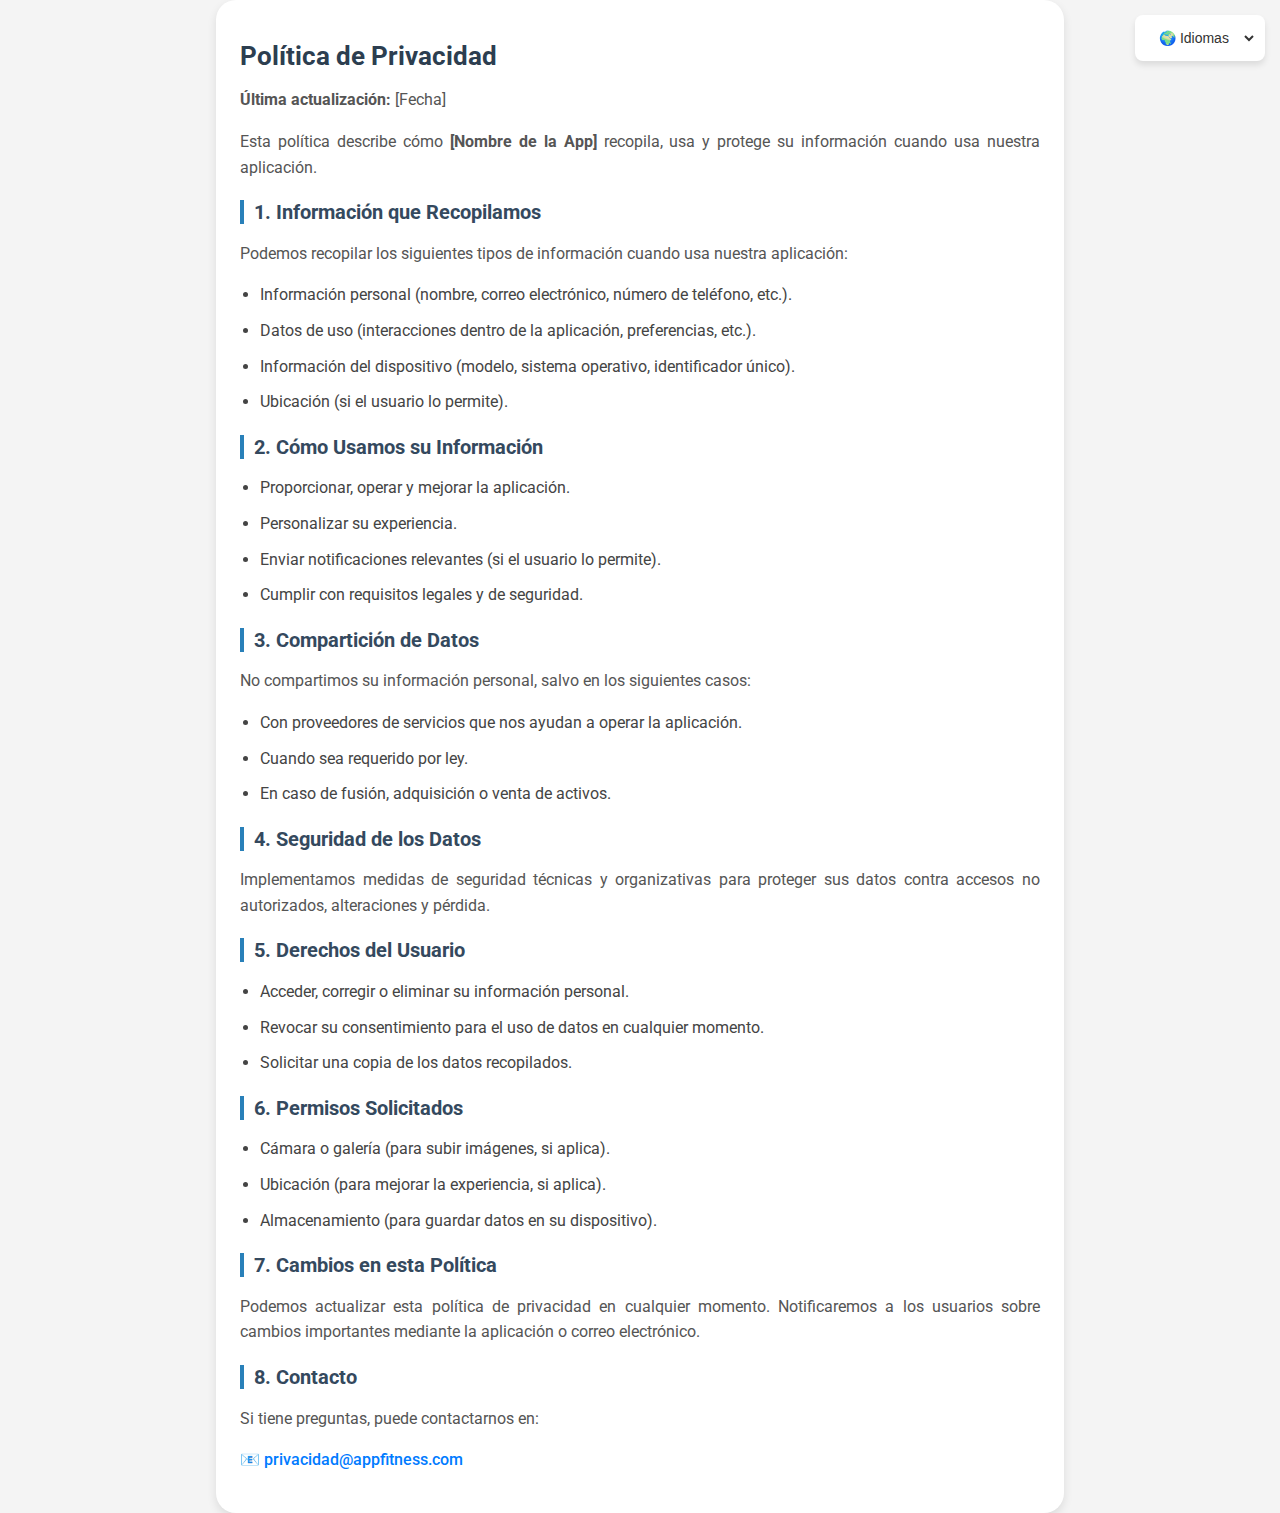
<file: index.html>
<!DOCTYPE html>
<html lang="es">
<head>
  <meta charset="UTF-8">
  <meta name="viewport" content="width=device-width, initial-scale=1.0">
  <meta name="description" content="Consulta la política de privacidad de nuestra aplicación para conocer cómo protegemos tu información.">
  <meta name="theme-color" content="#ffffff">
  <title>Política de Privacidad</title>
  
  <!-- Fuente Material Design -->
  <link rel="stylesheet" href="https://fonts.googleapis.com/css2?family=Roboto:wght@300;400;700&display=swap">
  <link rel="stylesheet" href="style.css">
</head>
<body>
  <!-- Contenedor del widget de Google Translate, ocultado fuera de pantalla -->
  <div id="google_translate_element"></div>
  
  <!-- Custom Widget de Traducción -->
  <div id="custom_translate_wrapper">
    <select id="custom_translate">
      <option value="">🌍 Idiomas</option>
      <option value="es">Español</option>
      <option value="en">Inglés</option>
      <option value="fr">Francés</option>
      <option value="pt">Portugués</option>
      <option value="de">Alemán</option>
    </select>    
  </div>

  <main class="policy-container">
    <h1 class="policy-title">Política de Privacidad</h1>
    <p class="policy-text"><strong>Última actualización:</strong> [Fecha]</p>
    <p class="policy-text">
      Esta política describe cómo <strong>[Nombre de la App]</strong> recopila, usa y protege su información cuando usa nuestra aplicación.
    </p>

    <section>
      <h2 class="policy-section-title">1. Información que Recopilamos</h2>
      <p class="policy-text">Podemos recopilar los siguientes tipos de información cuando usa nuestra aplicación:</p>
      <ul class="policy-list">
        <li>Información personal (nombre, correo electrónico, número de teléfono, etc.).</li>
        <li>Datos de uso (interacciones dentro de la aplicación, preferencias, etc.).</li>
        <li>Información del dispositivo (modelo, sistema operativo, identificador único).</li>
        <li>Ubicación (si el usuario lo permite).</li>
      </ul>
    </section>

    <section>
      <h2 class="policy-section-title">2. Cómo Usamos su Información</h2>
      <ul class="policy-list">
        <li>Proporcionar, operar y mejorar la aplicación.</li>
        <li>Personalizar su experiencia.</li>
        <li>Enviar notificaciones relevantes (si el usuario lo permite).</li>
        <li>Cumplir con requisitos legales y de seguridad.</li>
      </ul>
    </section>

    <section>
      <h2 class="policy-section-title">3. Compartición de Datos</h2>
      <p class="policy-text">No compartimos su información personal, salvo en los siguientes casos:</p>
      <ul class="policy-list">
        <li>Con proveedores de servicios que nos ayudan a operar la aplicación.</li>
        <li>Cuando sea requerido por ley.</li>
        <li>En caso de fusión, adquisición o venta de activos.</li>
      </ul>
    </section>

    <section>
      <h2 class="policy-section-title">4. Seguridad de los Datos</h2>
      <p class="policy-text">
        Implementamos medidas de seguridad técnicas y organizativas para proteger sus datos contra accesos no autorizados, alteraciones y pérdida.
      </p>
    </section>

    <section>
      <h2 class="policy-section-title">5. Derechos del Usuario</h2>
      <ul class="policy-list">
        <li>Acceder, corregir o eliminar su información personal.</li>
        <li>Revocar su consentimiento para el uso de datos en cualquier momento.</li>
        <li>Solicitar una copia de los datos recopilados.</li>
      </ul>
    </section>

    <section>
      <h2 class="policy-section-title">6. Permisos Solicitados</h2>
      <ul class="policy-list">
        <li>Cámara o galería (para subir imágenes, si aplica).</li>
        <li>Ubicación (para mejorar la experiencia, si aplica).</li>
        <li>Almacenamiento (para guardar datos en su dispositivo).</li>
      </ul>
    </section>

    <section>
      <h2 class="policy-section-title">7. Cambios en esta Política</h2>
      <p class="policy-text">
        Podemos actualizar esta política de privacidad en cualquier momento. Notificaremos a los usuarios sobre cambios importantes mediante la aplicación o correo electrónico.
      </p>
    </section>

    <section>
      <h2 class="policy-section-title">8. Contacto</h2>
      <p class="policy-text">Si tiene preguntas, puede contactarnos en:</p>
      <p class="policy-text">
        📧 <a href="mailto:privacidad@appfitness.com">privacidad@appfitness.com</a>
      </p>
    </section>
  </main>
  
  <!-- Primero nuestro script personalizado -->
  <script src="script.js"></script>
  <!-- Luego el script de Google Translate, que llamará a googleTranslateElementInit -->
  <script type="text/javascript" src="https://translate.google.com/translate_a/element.js?cb=googleTranslateElementInit"></script>
</body>
</html>
</file>
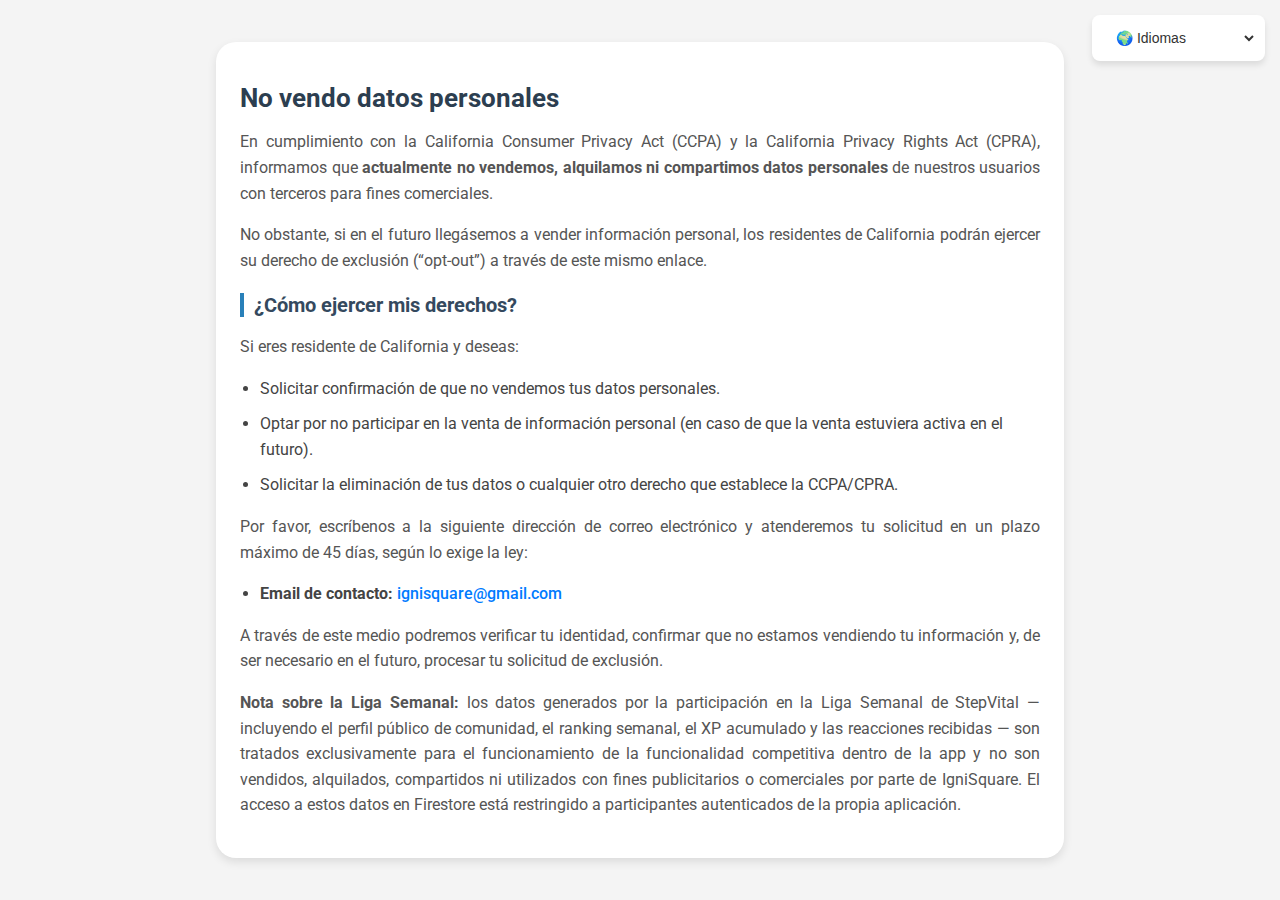
<file: do-not-sell.html>
<!DOCTYPE html>
<html lang="es">
<head>
  <meta charset="UTF-8">
  <meta name="viewport" content="width=device-width, initial-scale=1.0">
  <meta name="description" content="Página de Do Not Sell My Personal Information - CCPA/CPRA">
  <meta name="theme-color" content="#ffffff">
  <title>No vendo datos personales / Do Not Sell My Personal Information</title>
  
  <!-- Fuente Material Design -->
  <link rel="stylesheet" href="https://fonts.googleapis.com/css2?family=Roboto:wght@300;400;700&display=swap">
  <link rel="stylesheet" href="style.css">
</head>
<body>
  <!-- Contenedor del widget de Google Translate, ocultado fuera de pantalla -->
  <div id="google_translate_element"></div>

<!-- Custom Widget de Traducción -->
<div id="custom_translate_wrapper">
  <select id="custom_translate">
    <option value="">🌍 Idiomas</option>
    <option value="es">Español</option>
    <option value="en">Inglés</option>
    <option value="fr">Francés</option>
    <option value="pt-BR">Português (Brasil)</option>
    <option value="de">Alemán</option>
    <option value="it">Italiano</option>
  </select>
</div>

  <main class="policy-container">
    <h1 class="policy-title">No vendo datos personales</h1>

    <section>
      <p class="policy-text">
        En cumplimiento con la California Consumer Privacy Act (CCPA) y la California Privacy Rights Act (CPRA), 
        informamos que <strong>actualmente no vendemos, alquilamos ni compartimos datos personales</strong> de nuestros usuarios con terceros para fines comerciales.
      </p>
      <p class="policy-text">
        No obstante, si en el futuro llegásemos a vender información personal, los residentes de California podrán ejercer su derecho de exclusión (“opt-out”) 
        a través de este mismo enlace.  
      </p>
      <h2 class="policy-section-title">¿Cómo ejercer mis derechos?</h2>
      <p class="policy-text">
        Si eres residente de California y deseas:
      </p>
      <ul class="policy-list">
        <li>Solicitar confirmación de que no vendemos tus datos personales.</li>
        <li>Optar por no participar en la venta de información personal (en caso de que la venta estuviera activa en el futuro).</li>
        <li>Solicitar la eliminación de tus datos o cualquier otro derecho que establece la CCPA/CPRA.</li>
      </ul>
      <p class="policy-text">
        Por favor, escríbenos a la siguiente dirección de correo electrónico y atenderemos tu solicitud en un plazo máximo de 45 días, según lo exige la ley:
      </p>
      <ul class="policy-list">
        <li><strong>Email de contacto:</strong> <a href="mailto:ignisquare@gmail.com">ignisquare@gmail.com</a></li>
      </ul>
      <p class="policy-text">
        A través de este medio podremos verificar tu identidad, confirmar que no estamos vendiendo tu información y, de ser necesario en el futuro, procesar tu solicitud de exclusión.  
      </p>
    </section>

    <p class="policy-text">
  <strong>Nota sobre la Liga Semanal:</strong> los datos generados por la participación en la Liga Semanal de StepVital — incluyendo el perfil público de comunidad, el ranking semanal, el XP acumulado y las reacciones recibidas — son tratados exclusivamente para el funcionamiento de la funcionalidad competitiva dentro de la app y no son vendidos, alquilados, compartidos ni utilizados con fines publicitarios o comerciales por parte de IgniSquare. El acceso a estos datos en Firestore está restringido a participantes autenticados de la propia aplicación.
</p>
    
  </main>

  <!-- Nuestro script personalizado -->
  <script src="script.js"></script>
  <!-- Script de Google Translate para inicializar el widget -->
  <script type="text/javascript" src="https://translate.google.com/translate_a/element.js?cb=googleTranslateElementInit"></script>
</body>
</html>
</file>
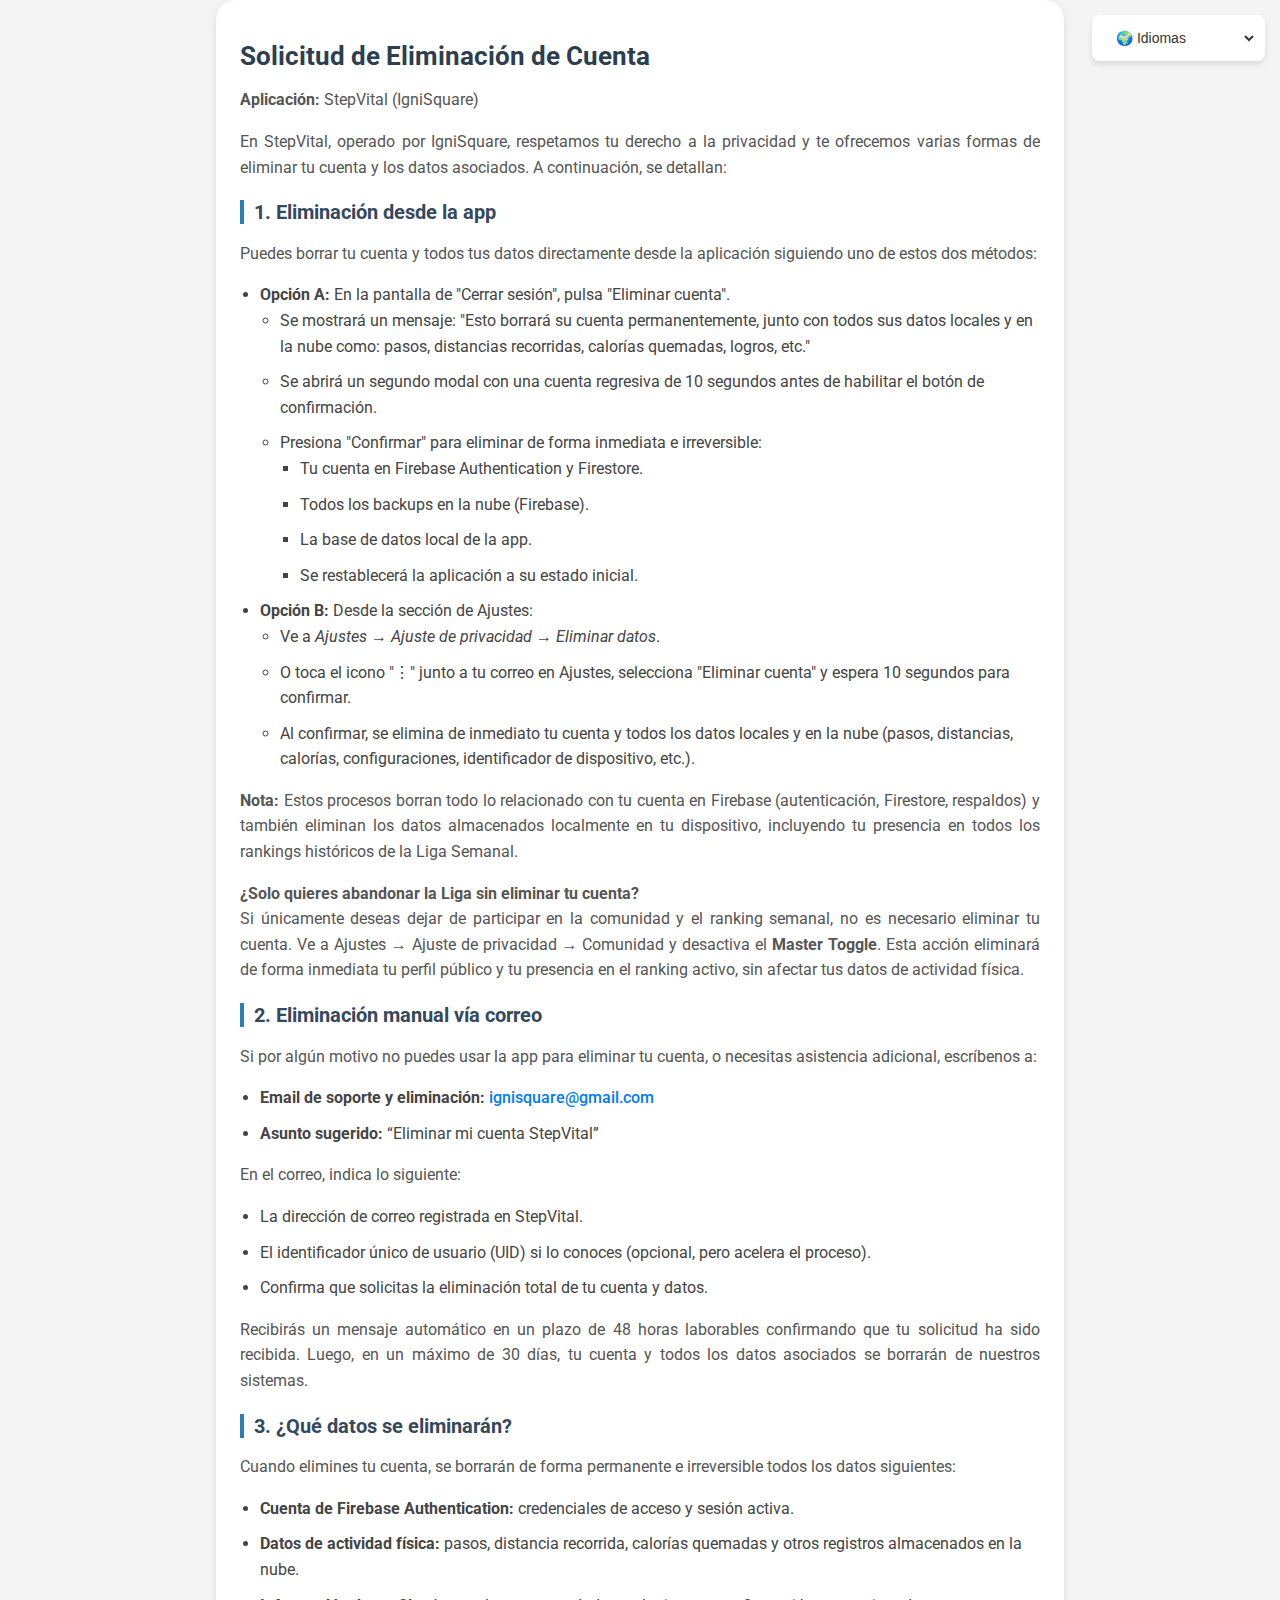
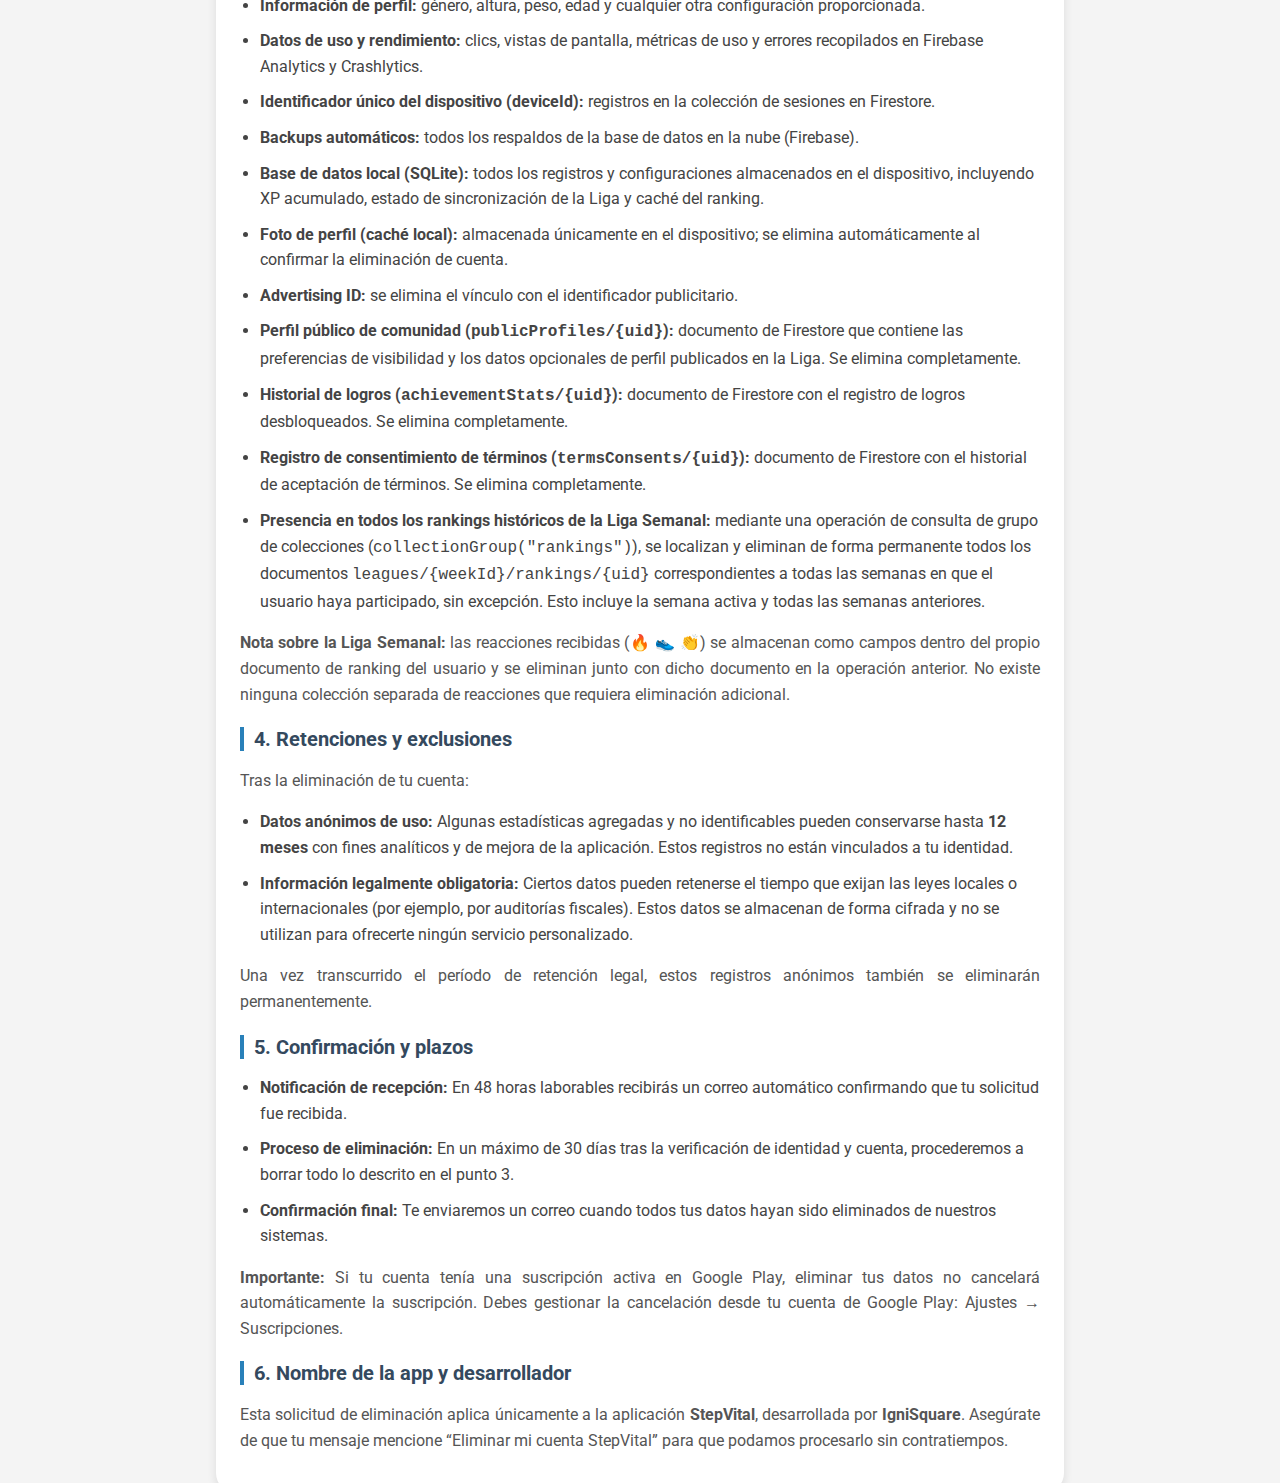
<file: eliminar-cuenta.html>
<!DOCTYPE html>
<html lang="es">
<head>
  <meta charset="UTF-8">
  <meta name="viewport" content="width=device-width, initial-scale=1.0">
  <meta name="description" content="Solicitud de eliminación de cuenta y datos asociados para StepVital (IgniSquare).">
  <meta name="theme-color" content="#ffffff">
  <title>Eliminar Cuenta – StepVital</title>
  
  <!-- Fuente Material Design -->
  <link rel="stylesheet" href="https://fonts.googleapis.com/css2?family=Roboto:wght@300;400;700&display=swap">
  <link rel="stylesheet" href="style.css">
</head>
<body>
  <!-- Contenedor del widget de Google Translate, ocultado fuera de pantalla -->
  <div id="google_translate_element"></div>
  
<!-- Custom Widget de Traducción -->
<div id="custom_translate_wrapper">
  <select id="custom_translate">
    <option value="">🌍 Idiomas</option>
    <option value="es">Español</option>
    <option value="en">Inglés</option>
    <option value="fr">Francés</option>
    <option value="pt-BR">Português (Brasil)</option>
    <option value="de">Alemán</option>
    <option value="it">Italiano</option>
  </select>
</div>

  <main class="policy-container">
    <h1 class="policy-title">Solicitud de Eliminación de Cuenta</h1>
    <p class="policy-text"><strong>Aplicación:</strong> StepVital (IgniSquare)</p>
    <p class="policy-text">
      En StepVital, operado por IgniSquare, respetamos tu derecho a la privacidad y te ofrecemos varias formas de eliminar tu cuenta y los datos asociados. A continuación, se detallan:
    </p>


    
<section>
  <h2 class="policy-section-title">1. Eliminación desde la app</h2>
  <p class="policy-text">
    Puedes borrar tu cuenta y todos tus datos directamente desde la aplicación siguiendo uno de estos dos métodos:
  </p>
  <ul class="policy-list">
    <li>
      <strong>Opción A:</strong>  
      En la pantalla de "Cerrar sesión", pulsa "Eliminar cuenta".  
      <ul class="policy-list">
        <li>Se mostrará un mensaje:  
          "Esto borrará su cuenta permanentemente, junto con todos sus datos locales y en la nube como: pasos, distancias recorridas, calorías quemadas, logros, etc."  
        </li>
        <li>Se abrirá un segundo modal con una cuenta regresiva de 10 segundos antes de habilitar el botón de confirmación.</li>
        <li>Presiona "Confirmar" para eliminar de forma inmediata e irreversible:
          <ul class="policy-list">
            <li>Tu cuenta en Firebase Authentication y Firestore.</li>
            <li>Todos los backups en la nube (Firebase).</li>
            <li>La base de datos local de la app.</li>
            <li>Se restablecerá la aplicación a su estado inicial.</li>
          </ul>
        </li>
      </ul>
    </li>
    <li>
      <strong>Opción B:</strong>  
      Desde la sección de Ajustes:
      <ul class="policy-list">
        <li>Ve a <em>Ajustes → Ajuste de privacidad → Eliminar datos</em>.</li>
        <li>O toca el icono "⋮" junto a tu correo en Ajustes, selecciona "Eliminar cuenta" y espera 10 segundos para confirmar.</li>
        <li>Al confirmar, se elimina de inmediato tu cuenta y todos los datos locales y en la nube (pasos, distancias, calorías, configuraciones, identificador de dispositivo, etc.).</li>
      </ul>
    </li>
  </ul>
  <p class="policy-text">
    <strong>Nota:</strong>  
    Estos procesos borran todo lo relacionado con tu cuenta en Firebase (autenticación, Firestore, respaldos) y también eliminan los datos almacenados localmente en tu dispositivo, incluyendo tu presencia en todos los rankings históricos de la Liga Semanal.
  </p>
  <p class="policy-text">
    <strong>¿Solo quieres abandonar la Liga sin eliminar tu cuenta?</strong><br>
    Si únicamente deseas dejar de participar en la comunidad y el ranking semanal, no es necesario eliminar tu cuenta. Ve a Ajustes → Ajuste de privacidad → Comunidad y desactiva el <strong>Master Toggle</strong>. Esta acción eliminará de forma inmediata tu perfil público y tu presencia en el ranking activo, sin afectar tus datos de actividad física.
  </p>
</section>
    

    <section>
      <h2 class="policy-section-title">2. Eliminación manual vía correo</h2>
      <p class="policy-text">
        Si por algún motivo no puedes usar la app para eliminar tu cuenta, o necesitas asistencia adicional, escríbenos a:
      </p>
      <ul class="policy-list">
        <li><strong>Email de soporte y eliminación:</strong> <a href="mailto:ignisquare@gmail.com">ignisquare@gmail.com</a></li>
        <li><strong>Asunto sugerido:</strong> “Eliminar mi cuenta StepVital”</li>
      </ul>
      <p class="policy-text">
        En el correo, indica lo siguiente:
      </p>
      <ul class="policy-list">
        <li>La dirección de correo registrada en StepVital.</li>
        <li>El identificador único de usuario (UID) si lo conoces (opcional, pero acelera el proceso).</li>
        <li>Confirma que solicitas la eliminación total de tu cuenta y datos.</li>
      </ul>
      <p class="policy-text">
        Recibirás un mensaje automático en un plazo de 48 horas laborables confirmando que tu solicitud ha sido recibida. Luego, en un máximo de 30 días, tu cuenta y todos los datos asociados se borrarán de nuestros sistemas.
      </p>
    </section>

<section>
  <h2 class="policy-section-title">3. ¿Qué datos se eliminarán?</h2>
  <p class="policy-text">
    Cuando elimines tu cuenta, se borrarán de forma permanente e irreversible todos los datos siguientes:
  </p>
  <ul class="policy-list">
    <li><strong>Cuenta de Firebase Authentication:</strong> credenciales de acceso y sesión activa.</li>
    <li><strong>Datos de actividad física:</strong> pasos, distancia recorrida, calorías quemadas y otros registros almacenados en la nube.</li>
    <li><strong>Información de perfil:</strong> género, altura, peso, edad y cualquier otra configuración proporcionada.</li>
    <li><strong>Datos de uso y rendimiento:</strong> clics, vistas de pantalla, métricas de uso y errores recopilados en Firebase Analytics y Crashlytics.</li>
    <li><strong>Identificador único del dispositivo (deviceId):</strong> registros en la colección de sesiones en Firestore.</li>
    <li><strong>Backups automáticos:</strong> todos los respaldos de la base de datos en la nube (Firebase).</li>
    <li><strong>Base de datos local (SQLite):</strong> todos los registros y configuraciones almacenados en el dispositivo, incluyendo XP acumulado, estado de sincronización de la Liga y caché del ranking.</li>
    <li><strong>Foto de perfil (caché local):</strong> almacenada únicamente en el dispositivo; se elimina automáticamente al confirmar la eliminación de cuenta.</li>
    <li><strong>Advertising ID:</strong> se elimina el vínculo con el identificador publicitario.</li>
    <li>
      <strong>Perfil público de comunidad (<code>publicProfiles/{uid}</code>):</strong> documento de Firestore que contiene las preferencias de visibilidad y los datos opcionales de perfil publicados en la Liga. Se elimina completamente.
    </li>
    <li>
      <strong>Historial de logros (<code>achievementStats/{uid}</code>):</strong> documento de Firestore con el registro de logros desbloqueados. Se elimina completamente.
    </li>
    <li>
      <strong>Registro de consentimiento de términos (<code>termsConsents/{uid}</code>):</strong> documento de Firestore con el historial de aceptación de términos. Se elimina completamente.
    </li>
    <li>
      <strong>Presencia en todos los rankings históricos de la Liga Semanal:</strong> mediante una operación de consulta de grupo de colecciones (<code>collectionGroup("rankings")</code>), se localizan y eliminan de forma permanente todos los documentos <code>leagues/{weekId}/rankings/{uid}</code> correspondientes a todas las semanas en que el usuario haya participado, sin excepción. Esto incluye la semana activa y todas las semanas anteriores.
    </li>
  </ul>
  <p class="policy-text">
    <strong>Nota sobre la Liga Semanal:</strong> las reacciones recibidas (🔥 👟 👏) se almacenan como campos dentro del propio documento de ranking del usuario y se eliminan junto con dicho documento en la operación anterior. No existe ninguna colección separada de reacciones que requiera eliminación adicional.
  </p>
</section>

    <section>
      <h2 class="policy-section-title">4. Retenciones y exclusiones</h2>
      <p class="policy-text">
        Tras la eliminación de tu cuenta:
      </p>
      <ul class="policy-list">
        <li><strong>Datos anónimos de uso:</strong> Algunas estadísticas agregadas y no identificables pueden conservarse hasta <strong>12 meses</strong> con fines analíticos y de mejora de la aplicación. Estos registros no están vinculados a tu identidad.</li>
        <li><strong>Información legalmente obligatoria:</strong> Ciertos datos pueden retenerse el tiempo que exijan las leyes locales o internacionales (por ejemplo, por auditorías fiscales). Estos datos se almacenan de forma cifrada y no se utilizan para ofrecerte ningún servicio personalizado.</li>
      </ul>
      <p class="policy-text">
        Una vez transcurrido el período de retención legal, estos registros anónimos también se eliminarán permanentemente.
      </p>
    </section>

    <section>
      <h2 class="policy-section-title">5. Confirmación y plazos</h2>
      <ul class="policy-list">
        <li><strong>Notificación de recepción:</strong> En 48 horas laborables recibirás un correo automático confirmando que tu solicitud fue recibida.</li>
        <li><strong>Proceso de eliminación:</strong> En un máximo de 30 días tras la verificación de identidad y cuenta, procederemos a borrar todo lo descrito en el punto 3.</li>
        <li><strong>Confirmación final:</strong> Te enviaremos un correo cuando todos tus datos hayan sido eliminados de nuestros sistemas.</li>
      </ul>
      <p class="policy-text">
        <strong>Importante:</strong> Si tu cuenta tenía una suscripción activa en Google Play, eliminar tus datos no cancelará automáticamente la suscripción. Debes gestionar la cancelación desde tu cuenta de Google Play: Ajustes → Suscripciones.
      </p>
    </section>

    <section>
      <h2 class="policy-section-title">6. Nombre de la app y desarrollador</h2>
      <p class="policy-text">
        Esta solicitud de eliminación aplica únicamente a la aplicación <strong>StepVital</strong>, desarrollada por <strong>IgniSquare</strong>. Asegúrate de que tu mensaje mencione “Eliminar mi cuenta StepVital” para que podamos procesarlo sin contratiempos.
      </p>
    </section>
  </main>
  
  <!-- Primero nuestro script personalizado -->
  <script src="script.js"></script>
  <!-- Luego el script de Google Translate -->
  <script type="text/javascript" src="https://translate.google.com/translate_a/element.js?cb=googleTranslateElementInit"></script>
</body>
</html>
</file>
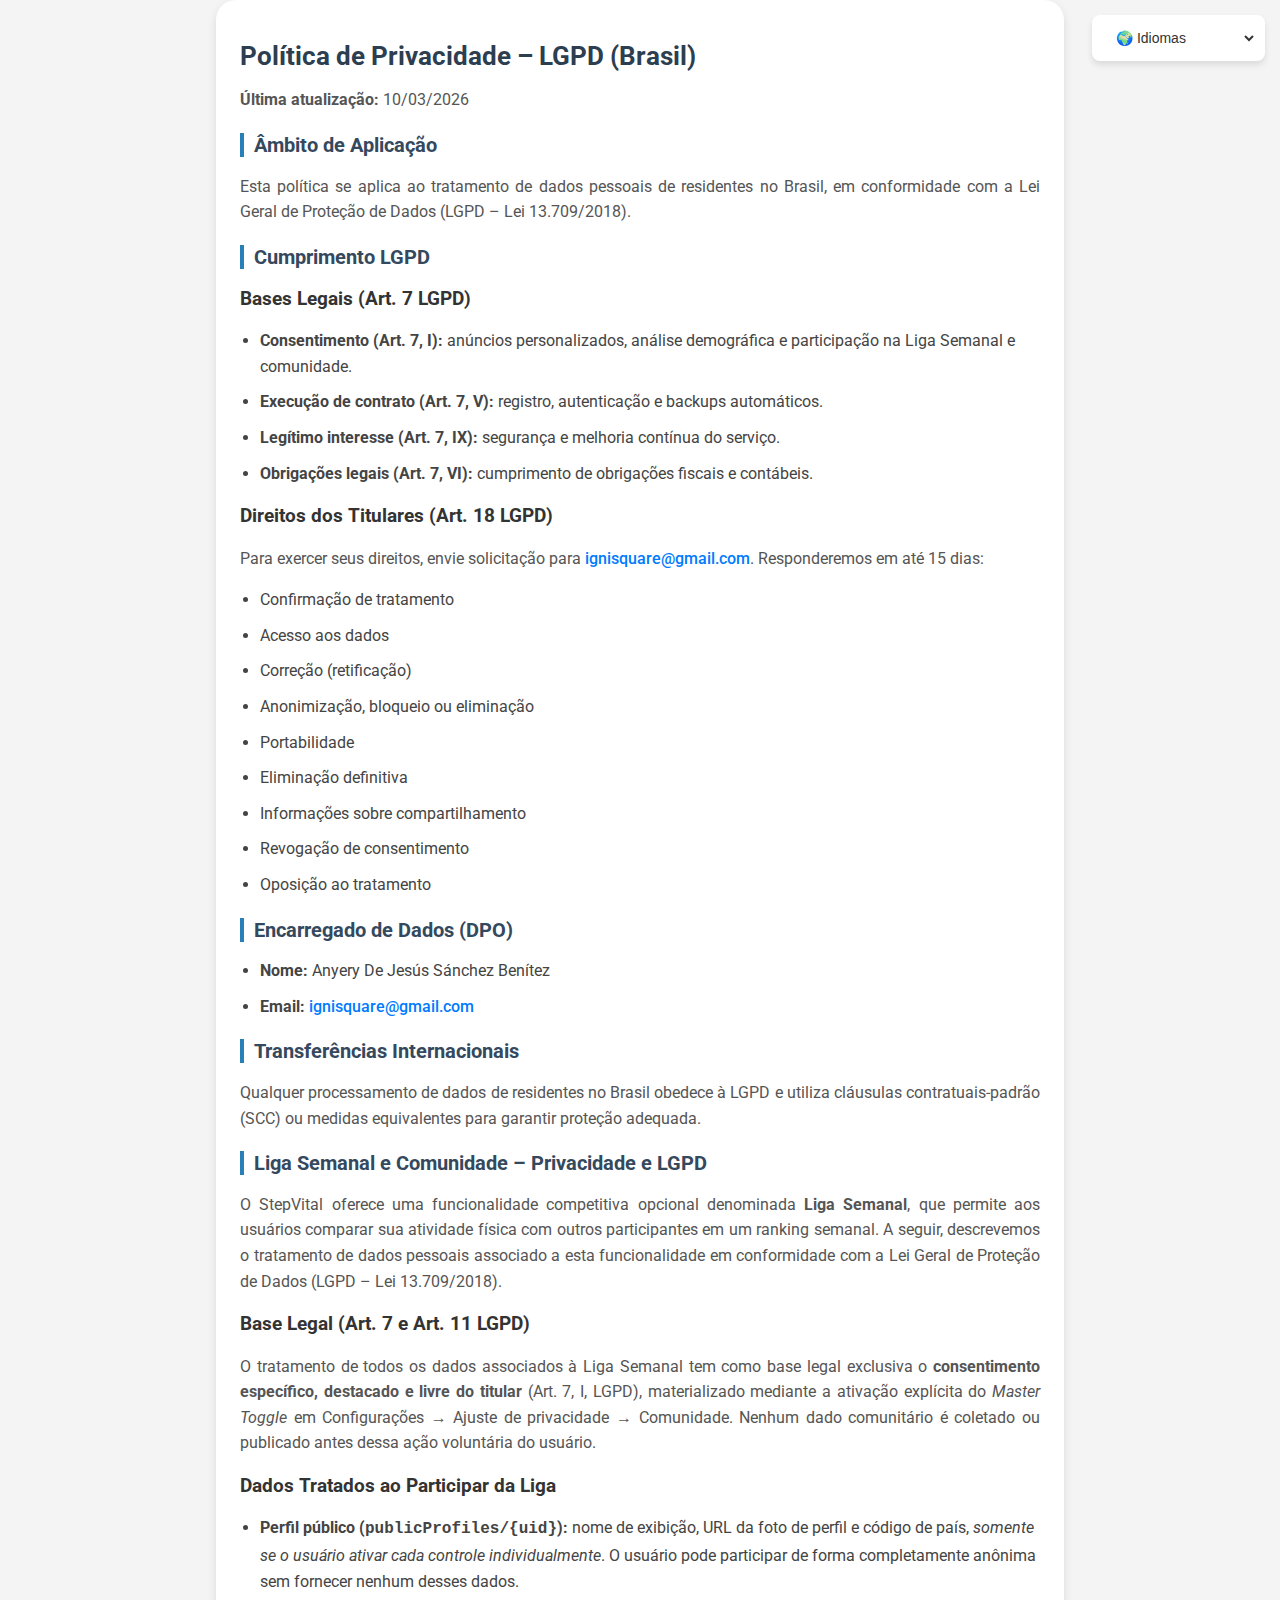
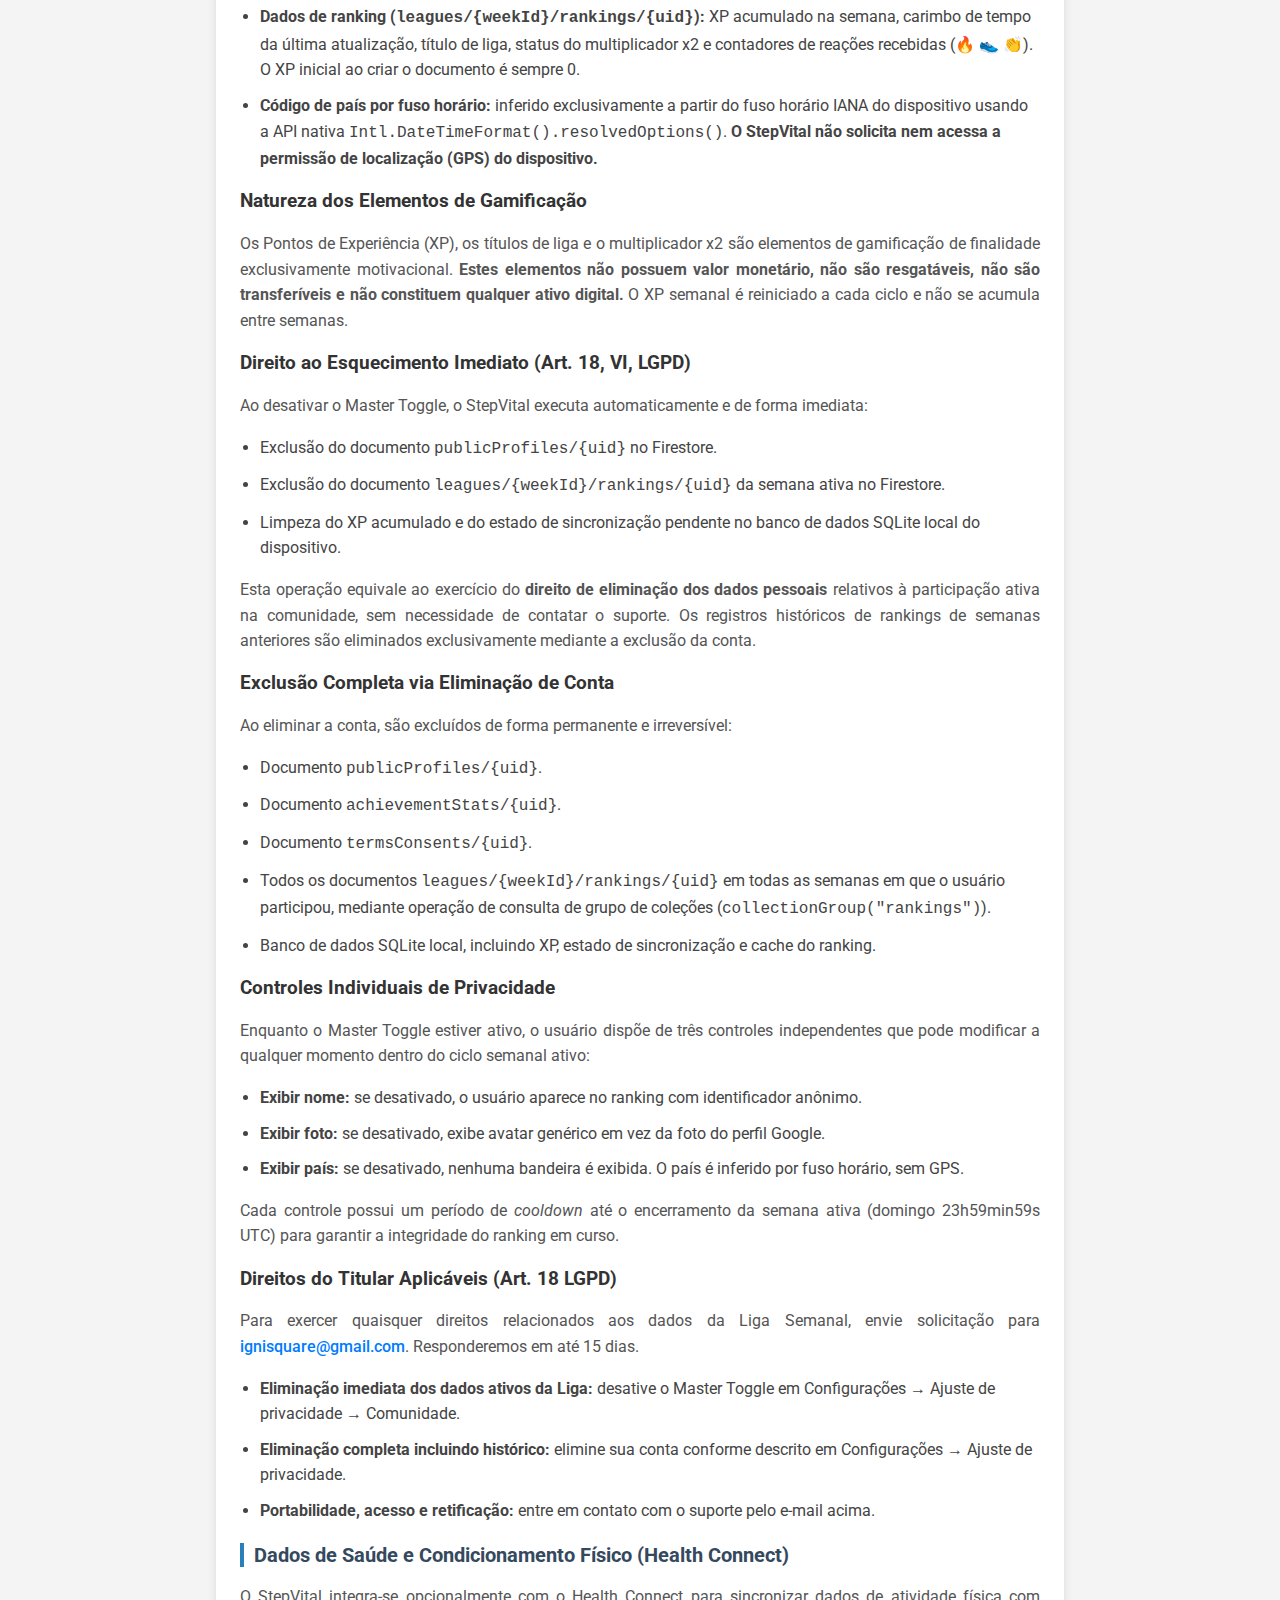
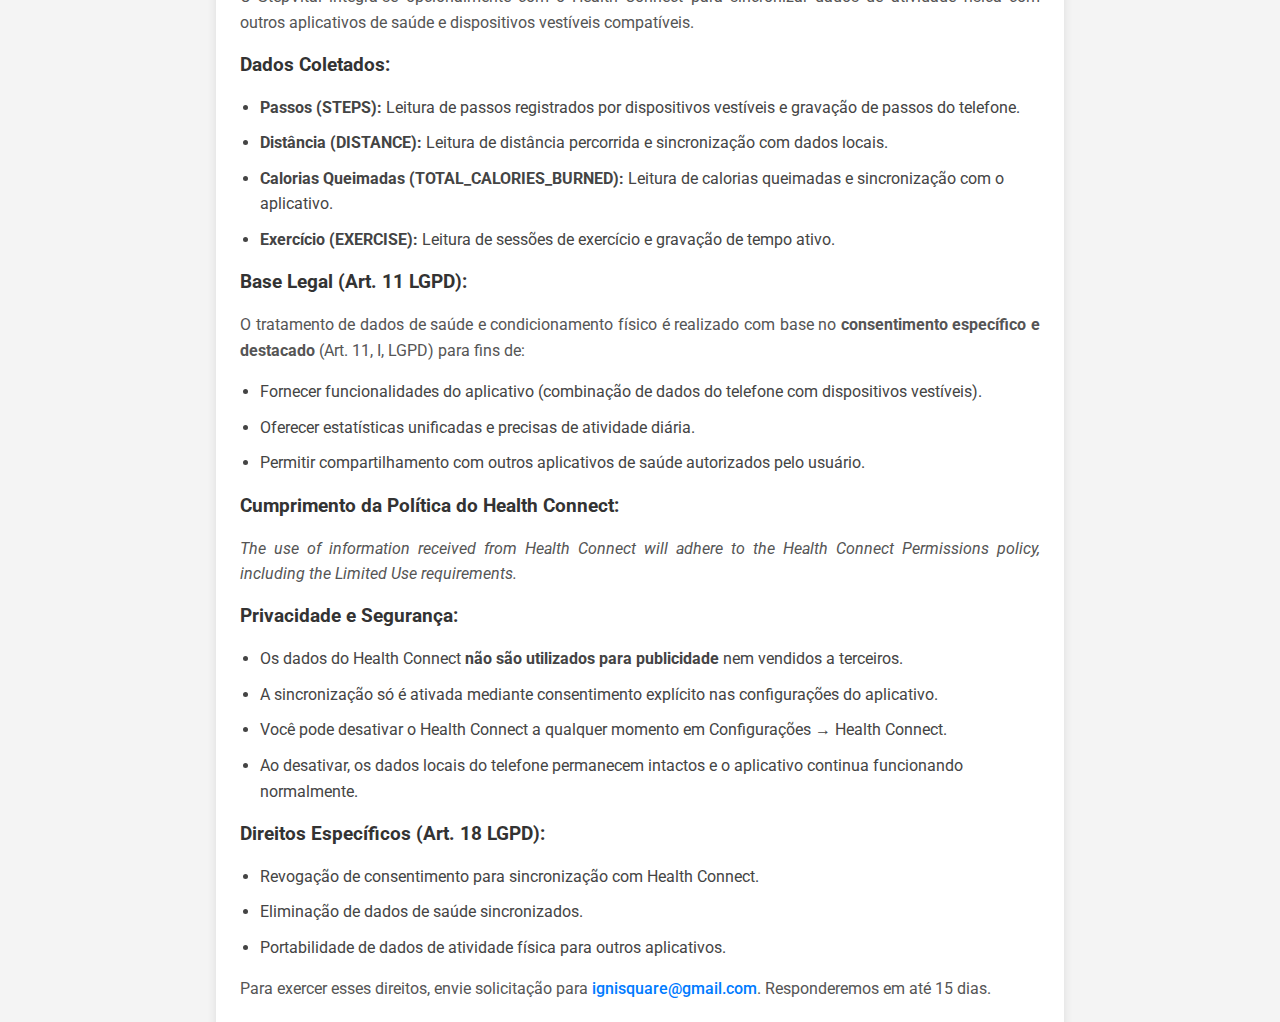
<file: lgpd-brasil.html>
<!DOCTYPE html>
<html lang="pt-BR">
<head>
  <meta charset="UTF-8">
  <meta name="viewport" content="width=device-width, initial-scale=1.0">
  <meta name="description" content="Página de Política LGPD">
  <meta name="theme-color" content="#ffffff">
  <title>Política LGPD – StepVital / IgniSquare</title>
  <!-- Fuente Material Design -->
  <link rel="stylesheet" href="https://fonts.googleapis.com/css2?family=Roboto:wght@300;400;700&display=swap">
  <link rel="stylesheet" href="style.css">
</head>
<body>
  <!-- Contenedor del widget de Google Translate, ocultado fuera de pantalla -->
  <div id="google_translate_element"></div>



<!-- Custom Widget de Traducción -->
<div id="custom_translate_wrapper">
  <select id="custom_translate">
    <option value="">🌍 Idiomas</option>
    <option value="es">Español</option>
    <option value="en">Inglés</option>
    <option value="fr">Francés</option>
    <option value="pt-BR">Português (Brasil)</option>
    <option value="de">Alemán</option>
    <option value="it">Italiano</option>
  </select>
</div>
  
  <main class="policy-container">
    <h1 class="policy-title">Política de Privacidade – LGPD (Brasil)</h1>
    <p class="policy-text"><strong>Última atualização:</strong> 10/03/2026</p>

    <!-- Âmbito de Aplicação -->
    <section id="ambito-lgpd">
      <h2 class="policy-section-title">Âmbito de Aplicação</h2>
      <p class="policy-text">
        Esta política se aplica ao tratamento de dados pessoais de residentes no Brasil, em conformidade com a Lei Geral de Proteção de Dados (LGPD – Lei 13.709/2018).
      </p>
    </section>

    <!-- Cumprimento LGPD -->
    <section id="cumplimiento-lgpd">
      <h2 class="policy-section-title">Cumprimento LGPD</h2>
          <h3 class="policy-subsection-title">Bases Legais (Art. 7 LGPD)</h3>
          <ul class="policy-list">
            <li><strong>Consentimento (Art. 7, I):</strong> anúncios personalizados, análise demográfica e participação na Liga Semanal e comunidade.</li>
            <li><strong>Execução de contrato (Art. 7, V):</strong> registro, autenticação e backups automáticos.</li>
            <li><strong>Legítimo interesse (Art. 7, IX):</strong> segurança e melhoria contínua do serviço.</li>
            <li><strong>Obrigações legais (Art. 7, VI):</strong> cumprimento de obrigações fiscais e contábeis.</li>
          </ul>
      <h3 class="policy-subsection-title">Direitos dos Titulares (Art. 18 LGPD)</h3>
      <p class="policy-text">
        Para exercer seus direitos, envie solicitação para <a href="mailto:ignisquare@gmail.com">ignisquare@gmail.com</a>. Responderemos em até 15 dias:
      </p>
      <ul class="policy-list">
        <li>Confirmação de tratamento</li>
        <li>Acesso aos dados</li>
        <li>Correção (retificação)</li>
        <li>Anonimização, bloqueio ou eliminação</li>
        <li>Portabilidade</li>
        <li>Eliminação definitiva</li>
        <li>Informações sobre compartilhamento</li>
        <li>Revogação de consentimento</li>
        <li>Oposição ao tratamento</li>
      </ul>
    </section>

    <!-- Encarregado DPO -->
    <section id="dpo-brasil">
      <h2 class="policy-section-title">Encarregado de Dados (DPO)</h2>
      <ul class="policy-list">
        <li><strong>Nome:</strong> Anyery De Jesús Sánchez Benítez</li>
        <li><strong>Email:</strong> <a href="mailto:ignisquare@gmail.com">ignisquare@gmail.com</a></li>
      </ul>
    </section>

    <!-- Transferências Internacionais -->
    <section id="transferencias-lgpd">
      <h2 class="policy-section-title">Transferências Internacionais</h2>
      <p class="policy-text">
        Qualquer processamento de dados de residentes no Brasil obedece à LGPD e utiliza cláusulas contratuais-padrão (SCC) ou medidas equivalentes para garantir proteção adequada.
      </p>
    </section>


<section id="liga-semanal-lgpd">
  <h2 class="policy-section-title">Liga Semanal e Comunidade – Privacidade e LGPD</h2>

  <p class="policy-text">
    O StepVital oferece uma funcionalidade competitiva opcional denominada <strong>Liga Semanal</strong>, que permite aos usuários comparar sua atividade física com outros participantes em um ranking semanal. A seguir, descrevemos o tratamento de dados pessoais associado a esta funcionalidade em conformidade com a Lei Geral de Proteção de Dados (LGPD – Lei 13.709/2018).
  </p>

  <h3 class="policy-subsection-title">Base Legal (Art. 7 e Art. 11 LGPD)</h3>
  <p class="policy-text">
    O tratamento de todos os dados associados à Liga Semanal tem como base legal exclusiva o <strong>consentimento específico, destacado e livre do titular</strong> (Art. 7, I, LGPD), materializado mediante a ativação explícita do <em>Master Toggle</em> em Configurações → Ajuste de privacidade → Comunidade. Nenhum dado comunitário é coletado ou publicado antes dessa ação voluntária do usuário.
  </p>

  <h3 class="policy-subsection-title">Dados Tratados ao Participar da Liga</h3>
  <ul class="policy-list">
    <li>
      <strong>Perfil público (<code>publicProfiles/{uid}</code>):</strong> nome de exibição, URL da foto de perfil e código de país, <em>somente se o usuário ativar cada controle individualmente</em>. O usuário pode participar de forma completamente anônima sem fornecer nenhum desses dados.
    </li>
    <li>
      <strong>Dados de ranking (<code>leagues/{weekId}/rankings/{uid}</code>):</strong> XP acumulado na semana, carimbo de tempo da última atualização, título de liga, status do multiplicador x2 e contadores de reações recebidas (🔥 👟 👏). O XP inicial ao criar o documento é sempre 0.
    </li>
    <li>
      <strong>Código de país por fuso horário:</strong> inferido exclusivamente a partir do fuso horário IANA do dispositivo usando a API nativa <code>Intl.DateTimeFormat().resolvedOptions()</code>. <strong>O StepVital não solicita nem acessa a permissão de localização (GPS) do dispositivo.</strong>
    </li>
  </ul>

  <h3 class="policy-subsection-title">Natureza dos Elementos de Gamificação</h3>
  <p class="policy-text">
    Os Pontos de Experiência (XP), os títulos de liga e o multiplicador x2 são elementos de gamificação de finalidade exclusivamente motivacional. <strong>Estes elementos não possuem valor monetário, não são resgatáveis, não são transferíveis e não constituem qualquer ativo digital.</strong> O XP semanal é reiniciado a cada ciclo e não se acumula entre semanas.
  </p>

  <h3 class="policy-subsection-title">Direito ao Esquecimento Imediato (Art. 18, VI, LGPD)</h3>
  <p class="policy-text">
    Ao desativar o Master Toggle, o StepVital executa automaticamente e de forma imediata:
  </p>
  <ul class="policy-list">
    <li>Exclusão do documento <code>publicProfiles/{uid}</code> no Firestore.</li>
    <li>Exclusão do documento <code>leagues/{weekId}/rankings/{uid}</code> da semana ativa no Firestore.</li>
    <li>Limpeza do XP acumulado e do estado de sincronização pendente no banco de dados SQLite local do dispositivo.</li>
  </ul>
  <p class="policy-text">
    Esta operação equivale ao exercício do <strong>direito de eliminação dos dados pessoais</strong> relativos à participação ativa na comunidade, sem necessidade de contatar o suporte. Os registros históricos de rankings de semanas anteriores são eliminados exclusivamente mediante a exclusão da conta.
  </p>

  <h3 class="policy-subsection-title">Exclusão Completa via Eliminação de Conta</h3>
  <p class="policy-text">
    Ao eliminar a conta, são excluídos de forma permanente e irreversível:
  </p>
  <ul class="policy-list">
    <li>Documento <code>publicProfiles/{uid}</code>.</li>
    <li>Documento <code>achievementStats/{uid}</code>.</li>
    <li>Documento <code>termsConsents/{uid}</code>.</li>
    <li>Todos os documentos <code>leagues/{weekId}/rankings/{uid}</code> em todas as semanas em que o usuário participou, mediante operação de consulta de grupo de coleções (<code>collectionGroup("rankings")</code>).</li>
    <li>Banco de dados SQLite local, incluindo XP, estado de sincronização e cache do ranking.</li>
  </ul>

  <h3 class="policy-subsection-title">Controles Individuais de Privacidade</h3>
  <p class="policy-text">
    Enquanto o Master Toggle estiver ativo, o usuário dispõe de três controles independentes que pode modificar a qualquer momento dentro do ciclo semanal ativo:
  </p>
  <ul class="policy-list">
    <li><strong>Exibir nome:</strong> se desativado, o usuário aparece no ranking com identificador anônimo.</li>
    <li><strong>Exibir foto:</strong> se desativado, exibe avatar genérico em vez da foto do perfil Google.</li>
    <li><strong>Exibir país:</strong> se desativado, nenhuma bandeira é exibida. O país é inferido por fuso horário, sem GPS.</li>
  </ul>
  <p class="policy-text">
    Cada controle possui um período de <em>cooldown</em> até o encerramento da semana ativa (domingo 23h59min59s UTC) para garantir a integridade do ranking em curso.
  </p>

  <h3 class="policy-subsection-title">Direitos do Titular Aplicáveis (Art. 18 LGPD)</h3>
  <p class="policy-text">
    Para exercer quaisquer direitos relacionados aos dados da Liga Semanal, envie solicitação para <a href="mailto:ignisquare@gmail.com">ignisquare@gmail.com</a>. Responderemos em até 15 dias.
  </p>
  <ul class="policy-list">
    <li><strong>Eliminação imediata dos dados ativos da Liga:</strong> desative o Master Toggle em Configurações → Ajuste de privacidade → Comunidade.</li>
    <li><strong>Eliminação completa incluindo histórico:</strong> elimine sua conta conforme descrito em Configurações → Ajuste de privacidade.</li>
    <li><strong>Portabilidade, acesso e retificação:</strong> entre em contato com o suporte pelo e-mail acima.</li>
  </ul>
</section>
    
<!-- Dados de Saúde e Condicionamento Físico -->
<section id="dados-saude-lgpd">
  <h2 class="policy-section-title">Dados de Saúde e Condicionamento Físico (Health Connect)</h2>
  <p class="policy-text">
    O StepVital integra-se opcionalmente com o Health Connect para sincronizar dados de atividade física com outros aplicativos de saúde e dispositivos vestíveis compatíveis.
  </p>
  
  <h3 class="policy-subsection-title">Dados Coletados:</h3>
  <ul class="policy-list">
    <li><strong>Passos (STEPS):</strong> Leitura de passos registrados por dispositivos vestíveis e gravação de passos do telefone.</li>
    <li><strong>Distância (DISTANCE):</strong> Leitura de distância percorrida e sincronização com dados locais.</li>
    <li><strong>Calorias Queimadas (TOTAL_CALORIES_BURNED):</strong> Leitura de calorias queimadas e sincronização com o aplicativo.</li>
    <li><strong>Exercício (EXERCISE):</strong> Leitura de sessões de exercício e gravação de tempo ativo.</li>
  </ul>
  
  <h3 class="policy-subsection-title">Base Legal (Art. 11 LGPD):</h3>
  <p class="policy-text">
    O tratamento de dados de saúde e condicionamento físico é realizado com base no <strong>consentimento específico e destacado</strong> (Art. 11, I, LGPD) para fins de:
  </p>
  <ul class="policy-list">
    <li>Fornecer funcionalidades do aplicativo (combinação de dados do telefone com dispositivos vestíveis).</li>
    <li>Oferecer estatísticas unificadas e precisas de atividade diária.</li>
    <li>Permitir compartilhamento com outros aplicativos de saúde autorizados pelo usuário.</li>
  </ul>
  
  <h3 class="policy-subsection-title">Cumprimento da Política do Health Connect:</h3>
  <p class="policy-text">
    <em>The use of information received from Health Connect will adhere to the Health Connect Permissions policy, including the Limited Use requirements.</em>
  </p>
  
  <h3 class="policy-subsection-title">Privacidade e Segurança:</h3>
  <ul class="policy-list">
    <li>Os dados do Health Connect <strong>não são utilizados para publicidade</strong> nem vendidos a terceiros.</li>
    <li>A sincronização só é ativada mediante consentimento explícito nas configurações do aplicativo.</li>
    <li>Você pode desativar o Health Connect a qualquer momento em Configurações → Health Connect.</li>
    <li>Ao desativar, os dados locais do telefone permanecem intactos e o aplicativo continua funcionando normalmente.</li>
  </ul>
  
  <h3 class="policy-subsection-title">Direitos Específicos (Art. 18 LGPD):</h3>
  <ul class="policy-list">
    <li>Revogação de consentimento para sincronização com Health Connect.</li>
    <li>Eliminação de dados de saúde sincronizados.</li>
    <li>Portabilidade de dados de atividade física para outros aplicativos.</li>
  </ul>
  <p class="policy-text">
    Para exercer esses direitos, envie solicitação para <a href="mailto:ignisquare@gmail.com">ignisquare@gmail.com</a>. Responderemos em até 15 dias.
  </p>
</section>
    
  </main>
  <!-- Nuestro script personalizado -->
  <script src="script.js"></script>
  <!-- Script de Google Translate para inicializar el widget -->
  <script type="text/javascript" src="https://translate.google.com/translate_a/element.js?cb=googleTranslateElementInit"></script>
</body>
</html>
</file>
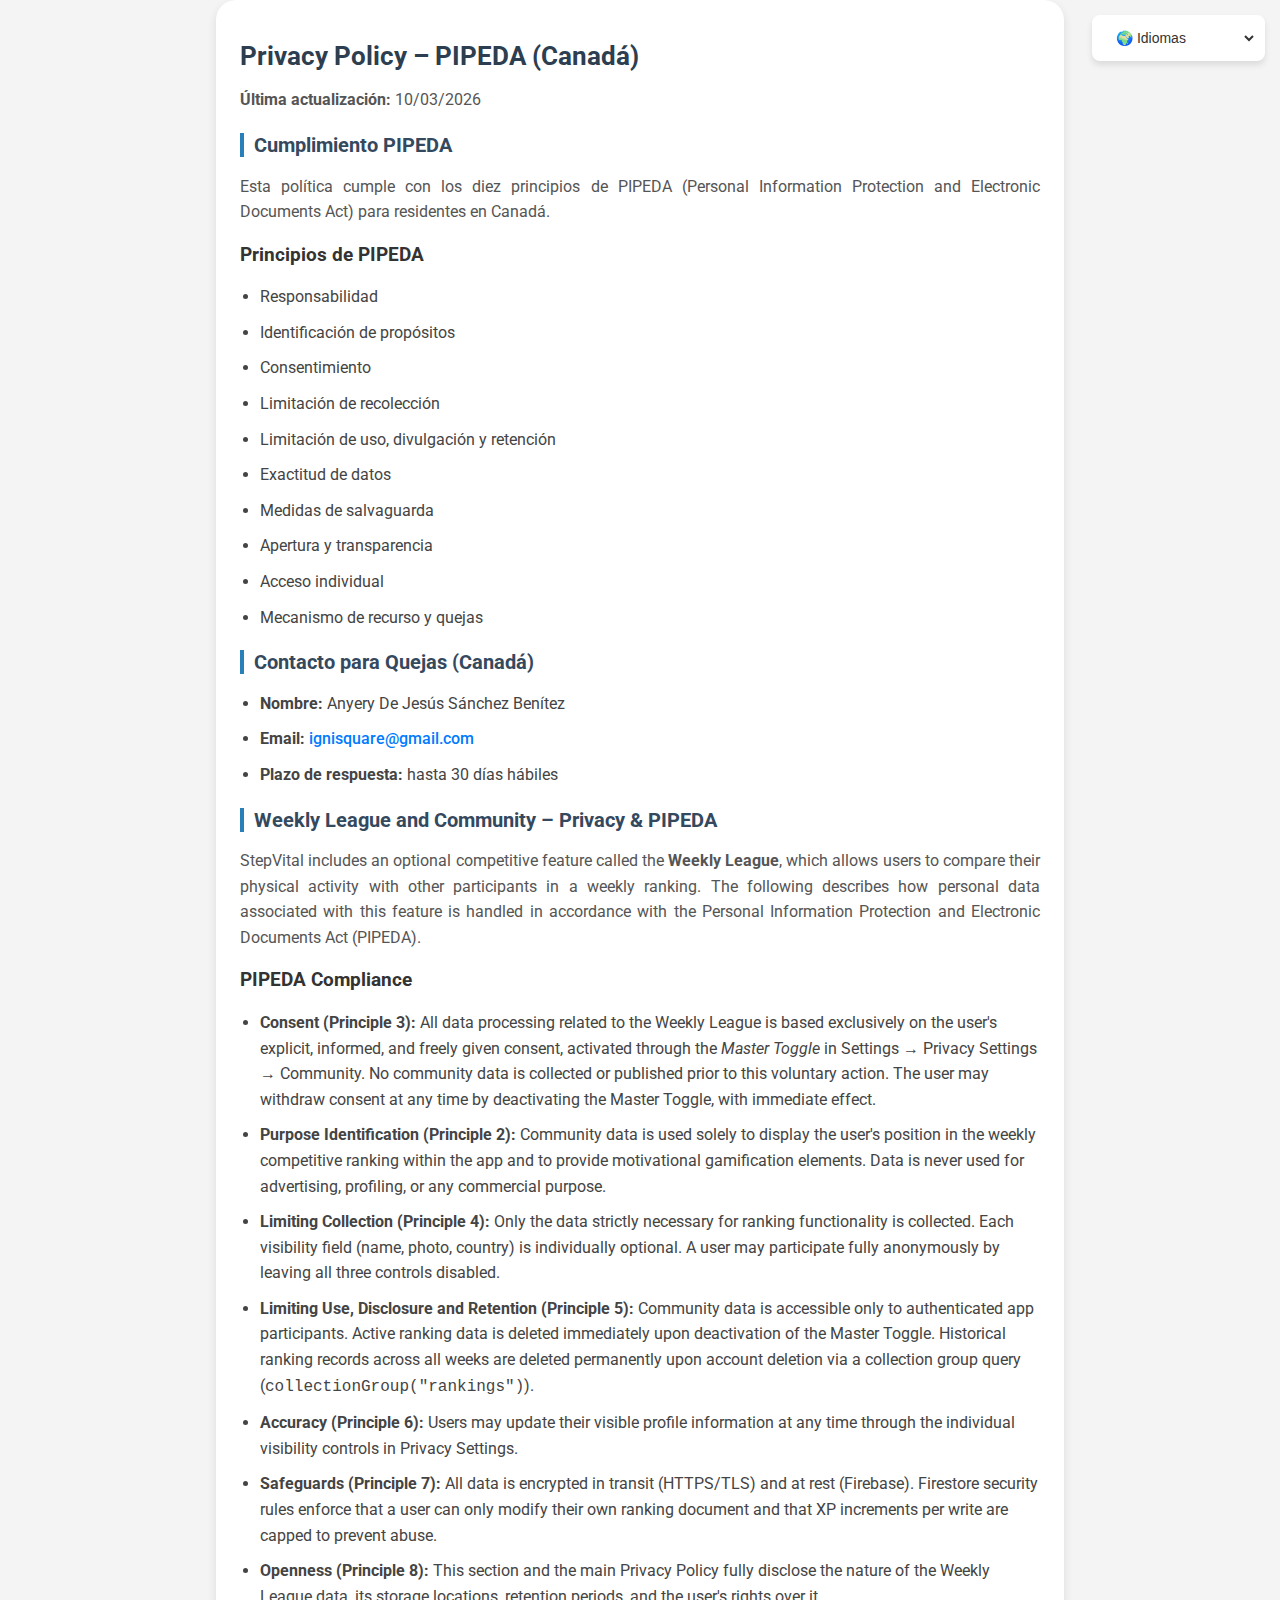
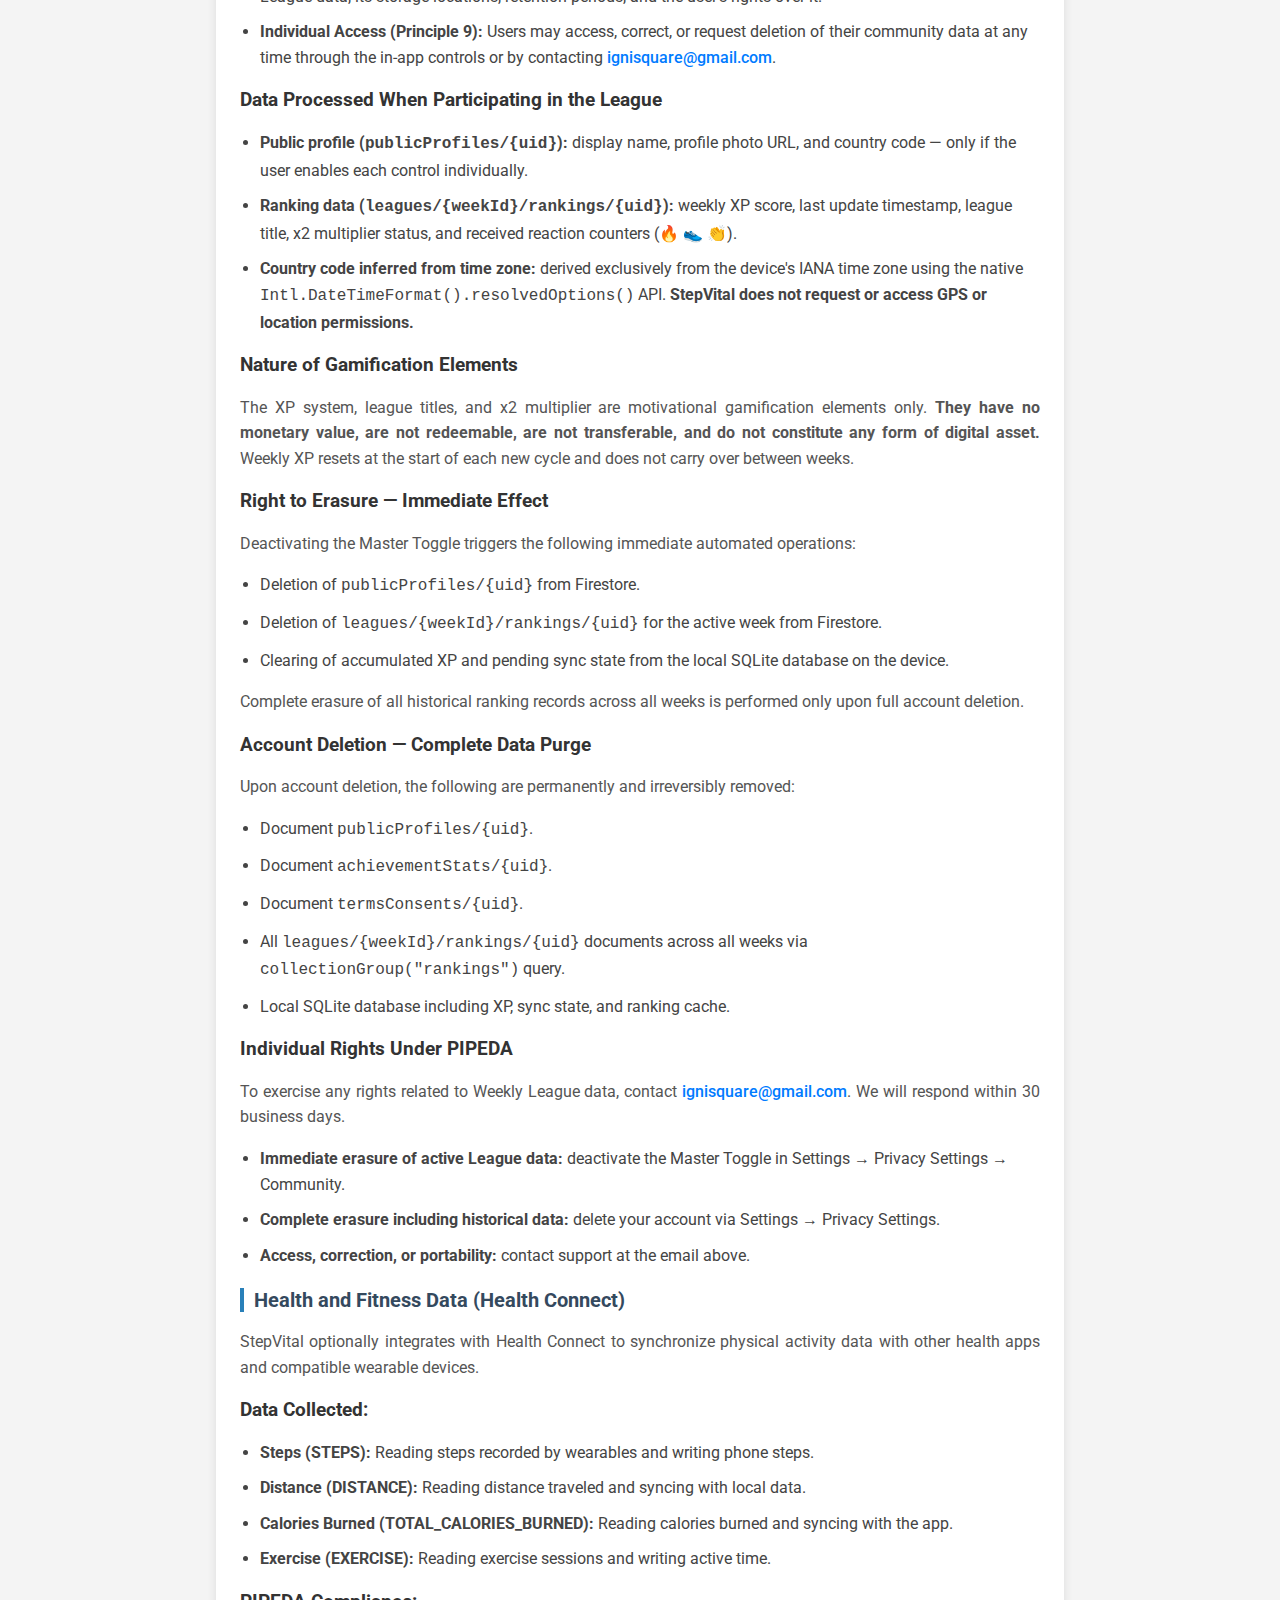
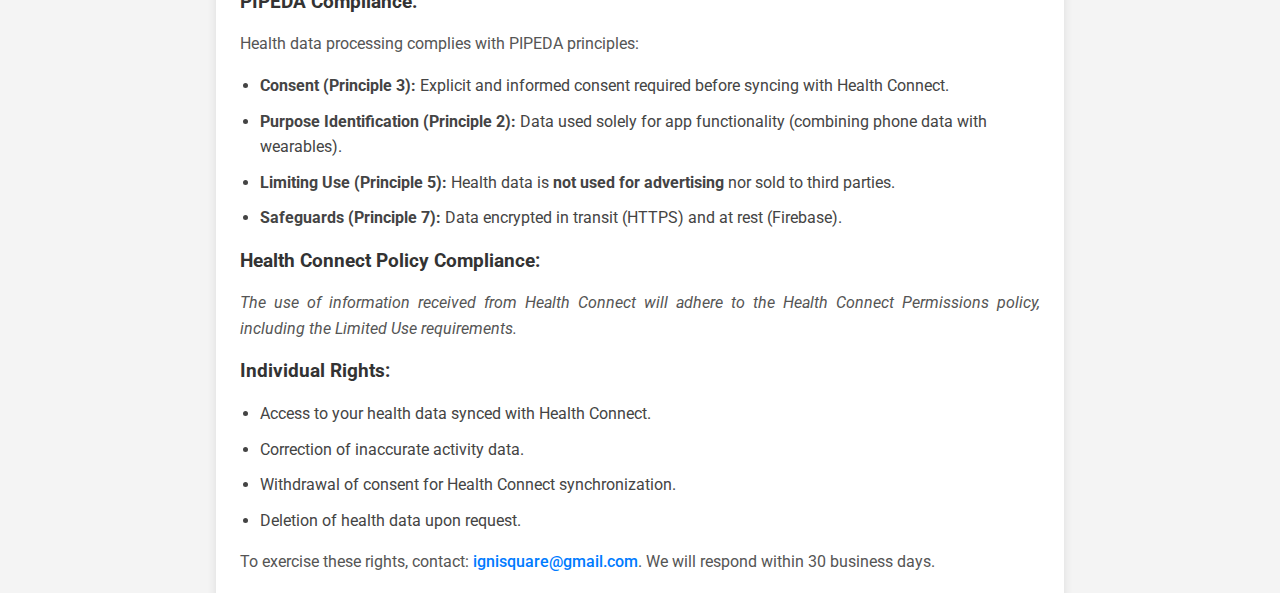
<file: pipeda-canada.html>
<!DOCTYPE html>
<html lang="en-CA">
<head>
  <meta charset="UTF-8">
  <meta name="viewport" content="width=device-width, initial-scale=1.0">
  <meta name="description" content="Página de Política PIPEDA">
  <meta name="theme-color" content="#ffffff">
  <title>Política PIPEDA – StepVital / IgniSquare</title>
  <!-- Fuente Material Design -->
  <link rel="stylesheet" href="https://fonts.googleapis.com/css2?family=Roboto:wght@300;400;700&display=swap">
  <link rel="stylesheet" href="style.css">
</head>
<body>
  <!-- Contenedor del widget de Google Translate, ocultado fuera de pantalla -->
  <div id="google_translate_element"></div>


<!-- Custom Widget de Traducción -->
<div id="custom_translate_wrapper">
  <select id="custom_translate">
    <option value="">🌍 Idiomas</option>
    <option value="es">Español</option>
    <option value="en">Inglés</option>
    <option value="fr">Francés</option>
    <option value="pt-BR">Português (Brasil)</option>
    <option value="de">Alemán</option>
    <option value="it">Italiano</option>
  </select>
</div>
  
  <main class="policy-container">
    <h1 class="policy-title">Privacy Policy – PIPEDA (Canadá)</h1>
    <p class="policy-text"><strong>Última actualización:</strong> 10/03/2026</p>

    <!-- Cumplimiento PIPEDA -->
    <section id="cumplimiento-pipeda">
      <h2 class="policy-section-title">Cumplimiento PIPEDA</h2>
      <p class="policy-text">
        Esta política cumple con los diez principios de PIPEDA (Personal Information Protection and Electronic Documents Act) para residentes en Canadá.
      </p>

      <h3 class="policy-subsection-title">Principios de PIPEDA</h3>
      <ul class="policy-list">
        <li>Responsabilidad</li>
        <li>Identificación de propósitos</li>
        <li>Consentimiento</li>
        <li>Limitación de recolección</li>
        <li>Limitación de uso, divulgación y retención</li>
        <li>Exactitud de datos</li>
        <li>Medidas de salvaguarda</li>
        <li>Apertura y transparencia</li>
        <li>Acceso individual</li>
        <li>Mecanismo de recurso y quejas</li>
      </ul>
    </section>

    <!-- Contacto para quejas -->
    <section id="quejas-canada">
      <h2 class="policy-section-title">Contacto para Quejas (Canadá)</h2>
      <ul class="policy-list">
        <li><strong>Nombre:</strong> Anyery De Jesús Sánchez Benítez</li>
        <li><strong>Email:</strong> <a href="mailto:ignisquare@gmail.com">ignisquare@gmail.com</a></li>
        <li><strong>Plazo de respuesta:</strong> hasta 30 días hábiles</li>
      </ul>
    </section>

    <section id="liga-semanal-pipeda">
  <h2 class="policy-section-title">Weekly League and Community – Privacy & PIPEDA</h2>

  <p class="policy-text">
    StepVital includes an optional competitive feature called the <strong>Weekly League</strong>, which allows users to compare their physical activity with other participants in a weekly ranking. The following describes how personal data associated with this feature is handled in accordance with the Personal Information Protection and Electronic Documents Act (PIPEDA).
  </p>

  <h3 class="policy-subsection-title">PIPEDA Compliance</h3>
  <ul class="policy-list">
    <li>
      <strong>Consent (Principle 3):</strong> All data processing related to the Weekly League is based exclusively on the user's explicit, informed, and freely given consent, activated through the <em>Master Toggle</em> in Settings → Privacy Settings → Community. No community data is collected or published prior to this voluntary action. The user may withdraw consent at any time by deactivating the Master Toggle, with immediate effect.
    </li>
    <li>
      <strong>Purpose Identification (Principle 2):</strong> Community data is used solely to display the user's position in the weekly competitive ranking within the app and to provide motivational gamification elements. Data is never used for advertising, profiling, or any commercial purpose.
    </li>
    <li>
      <strong>Limiting Collection (Principle 4):</strong> Only the data strictly necessary for ranking functionality is collected. Each visibility field (name, photo, country) is individually optional. A user may participate fully anonymously by leaving all three controls disabled.
    </li>
    <li>
      <strong>Limiting Use, Disclosure and Retention (Principle 5):</strong> Community data is accessible only to authenticated app participants. Active ranking data is deleted immediately upon deactivation of the Master Toggle. Historical ranking records across all weeks are deleted permanently upon account deletion via a collection group query (<code>collectionGroup("rankings")</code>).
    </li>
    <li>
      <strong>Accuracy (Principle 6):</strong> Users may update their visible profile information at any time through the individual visibility controls in Privacy Settings.
    </li>
    <li>
      <strong>Safeguards (Principle 7):</strong> All data is encrypted in transit (HTTPS/TLS) and at rest (Firebase). Firestore security rules enforce that a user can only modify their own ranking document and that XP increments per write are capped to prevent abuse.
    </li>
    <li>
      <strong>Openness (Principle 8):</strong> This section and the main Privacy Policy fully disclose the nature of the Weekly League data, its storage locations, retention periods, and the user's rights over it.
    </li>
    <li>
      <strong>Individual Access (Principle 9):</strong> Users may access, correct, or request deletion of their community data at any time through the in-app controls or by contacting <a href="mailto:ignisquare@gmail.com">ignisquare@gmail.com</a>.
    </li>
  </ul>

  <h3 class="policy-subsection-title">Data Processed When Participating in the League</h3>
  <ul class="policy-list">
    <li>
      <strong>Public profile (<code>publicProfiles/{uid}</code>):</strong> display name, profile photo URL, and country code — only if the user enables each control individually.
    </li>
    <li>
      <strong>Ranking data (<code>leagues/{weekId}/rankings/{uid}</code>):</strong> weekly XP score, last update timestamp, league title, x2 multiplier status, and received reaction counters (🔥 👟 👏).
    </li>
    <li>
      <strong>Country code inferred from time zone:</strong> derived exclusively from the device's IANA time zone using the native <code>Intl.DateTimeFormat().resolvedOptions()</code> API. <strong>StepVital does not request or access GPS or location permissions.</strong>
    </li>
  </ul>

  <h3 class="policy-subsection-title">Nature of Gamification Elements</h3>
  <p class="policy-text">
    The XP system, league titles, and x2 multiplier are motivational gamification elements only. <strong>They have no monetary value, are not redeemable, are not transferable, and do not constitute any form of digital asset.</strong> Weekly XP resets at the start of each new cycle and does not carry over between weeks.
  </p>

  <h3 class="policy-subsection-title">Right to Erasure — Immediate Effect</h3>
  <p class="policy-text">
    Deactivating the Master Toggle triggers the following immediate automated operations:
  </p>
  <ul class="policy-list">
    <li>Deletion of <code>publicProfiles/{uid}</code> from Firestore.</li>
    <li>Deletion of <code>leagues/{weekId}/rankings/{uid}</code> for the active week from Firestore.</li>
    <li>Clearing of accumulated XP and pending sync state from the local SQLite database on the device.</li>
  </ul>
  <p class="policy-text">
    Complete erasure of all historical ranking records across all weeks is performed only upon full account deletion.
  </p>

  <h3 class="policy-subsection-title">Account Deletion — Complete Data Purge</h3>
  <p class="policy-text">
    Upon account deletion, the following are permanently and irreversibly removed:
  </p>
  <ul class="policy-list">
    <li>Document <code>publicProfiles/{uid}</code>.</li>
    <li>Document <code>achievementStats/{uid}</code>.</li>
    <li>Document <code>termsConsents/{uid}</code>.</li>
    <li>All <code>leagues/{weekId}/rankings/{uid}</code> documents across all weeks via <code>collectionGroup("rankings")</code> query.</li>
    <li>Local SQLite database including XP, sync state, and ranking cache.</li>
  </ul>

  <h3 class="policy-subsection-title">Individual Rights Under PIPEDA</h3>
  <p class="policy-text">
    To exercise any rights related to Weekly League data, contact <a href="mailto:ignisquare@gmail.com">ignisquare@gmail.com</a>. We will respond within 30 business days.
  </p>
  <ul class="policy-list">
    <li><strong>Immediate erasure of active League data:</strong> deactivate the Master Toggle in Settings → Privacy Settings → Community.</li>
    <li><strong>Complete erasure including historical data:</strong> delete your account via Settings → Privacy Settings.</li>
    <li><strong>Access, correction, or portability:</strong> contact support at the email above.</li>
  </ul>
</section>

    <!-- Health and Fitness Data -->
<section id="health-data-pipeda">
  <h2 class="policy-section-title">Health and Fitness Data (Health Connect)</h2>
  <p class="policy-text">
    StepVital optionally integrates with Health Connect to synchronize physical activity data with other health apps and compatible wearable devices.
  </p>
  
  <h3 class="policy-subsection-title">Data Collected:</h3>
  <ul class="policy-list">
    <li><strong>Steps (STEPS):</strong> Reading steps recorded by wearables and writing phone steps.</li>
    <li><strong>Distance (DISTANCE):</strong> Reading distance traveled and syncing with local data.</li>
    <li><strong>Calories Burned (TOTAL_CALORIES_BURNED):</strong> Reading calories burned and syncing with the app.</li>
    <li><strong>Exercise (EXERCISE):</strong> Reading exercise sessions and writing active time.</li>
  </ul>
  
  <h3 class="policy-subsection-title">PIPEDA Compliance:</h3>
  <p class="policy-text">
    Health data processing complies with PIPEDA principles:
  </p>
  <ul class="policy-list">
    <li><strong>Consent (Principle 3):</strong> Explicit and informed consent required before syncing with Health Connect.</li>
    <li><strong>Purpose Identification (Principle 2):</strong> Data used solely for app functionality (combining phone data with wearables).</li>
    <li><strong>Limiting Use (Principle 5):</strong> Health data is <strong>not used for advertising</strong> nor sold to third parties.</li>
    <li><strong>Safeguards (Principle 7):</strong> Data encrypted in transit (HTTPS) and at rest (Firebase).</li>
  </ul>
  
  <h3 class="policy-subsection-title">Health Connect Policy Compliance:</h3>
  <p class="policy-text">
    <em>The use of information received from Health Connect will adhere to the Health Connect Permissions policy, including the Limited Use requirements.</em>
  </p>
  
  <h3 class="policy-subsection-title">Individual Rights:</h3>
  <ul class="policy-list">
    <li>Access to your health data synced with Health Connect.</li>
    <li>Correction of inaccurate activity data.</li>
    <li>Withdrawal of consent for Health Connect synchronization.</li>
    <li>Deletion of health data upon request.</li>
  </ul>
  <p class="policy-text">
    To exercise these rights, contact: <a href="mailto:ignisquare@gmail.com">ignisquare@gmail.com</a>. We will respond within 30 business days.
  </p>
</section>

  </main>
  <!-- Nuestro script personalizado -->
  <script src="script.js"></script>
  <!-- Script de Google Translate para inicializar el widget -->
  <script type="text/javascript" src="https://translate.google.com/translate_a/element.js?cb=googleTranslateElementInit"></script>
</body>
</html>
</file>
<file: style.css>
/* Fuente Material Design */
body {
    font-family: 'Roboto', sans-serif;
    background-color: #f4f4f4;
    color: #333;
    margin: 0;
    padding: 20px;
    display: flex;
    justify-content: center;
    align-items: center;
    min-height: 100vh;
}

/* Contenedor principal */
.policy-container {
    background-color: #ffffff;
    border-radius: 20px;
    padding: 24px;
    width: 90%;
    max-width: 800px;
    box-shadow: 0px 4px 10px rgba(0, 0, 0, 0.1);
    transition: all 0.3s ease-in-out;
}

/* Título principal */
.policy-title {
    font-size: 26px;
    font-weight: bold;
    color: #2c3e50;
     margin-bottom: 16px;
}

/* Secciones */
.policy-section-title {
    font-size: 20px;
    font-weight: 700;
    color: #34495e;
    margin-top: 20px;
    border-left: 4px solid #2980b9;
    padding-left: 10px;
}

/* Texto */
.policy-text {
    font-size: 16px;
    color: #555;
    line-height: 1.6;
    text-align: justify;
}

/* Lista */
.policy-list {
    font-size: 16px;
    color: #444;
    line-height: 1.6;
    padding-left: 20px;
}

.policy-list li {
    margin-bottom: 10px;
}

/* Enlaces */
a {
    color: #007BFF;
    text-decoration: none;
    font-weight: 500;
}

a:hover {
    text-decoration: underline;
}

/* Custom Widget de Traducción */
#custom_translate_wrapper {
    position: absolute;
    top: 15px;
    right: 15px;
    z-index: 1000;
    background: #fff;
    border-radius: 8px;
    padding: 8px;
    box-shadow: 0px 4px 6px rgba(0,0,0,0.1);
    font-family: 'Roboto', sans-serif;
    display: flex;
    align-items: center;
    transition: all 0.3s ease-in-out;
}


#custom_translate_wrapper::after {
    font-size: 10px;
    color: #333;
    margin-left: 5px;
}

#custom_translate {
    background: transparent;
    border: none;
    font-size: 14px;
    color: #333;
    outline: none;
    cursor: pointer;
    font-weight: 500;
    padding: 6px 12px;
    border-radius: 6px;
    transition: background 0.3s ease;
}


/* Ocultar el widget original de Google Translate desplazándolo fuera de la pantalla */
#google_translate_element {
    position: absolute;
    top: 0;
    left: -9999px;
}

 

/* Oculta el frame de la barra de Google Translate */
.goog-te-banner-frame.skiptranslate,
.goog-te-banner-frame,
.goog-te-menu-frame,
.goog-te-menu-frame.skiptranslate,
.goog-te-balloon-frame,
#goog-gt-tt,
.goog-te-gadget-icon {
  display: none !important;
  visibility: hidden !important;
}

/* Evita que se desplace el contenido */
body {
  top: 0px !important;
  position: static !important;
  margin: 0 !important;
  padding: 0 !important;
}

/* Si Google inyecta algo en el body directo */
body > .skiptranslate {
  display: none !important;
  visibility: hidden !important;
}

/* RESPONSIVE DESIGN */

/* Tablets */
@media screen and (max-width: 768px) {
    .policy-container {
        padding: 16px;
    }
    .policy-title {
        font-size: 22px;
    }
    .policy-section-title {
        font-size: 18px;
    }
}

/* Teléfonos */
@media screen and (max-width: 480px) {
    .policy-container {
        width: 100%;
        padding: 12px;
        border-radius: 0;
    }
    .policy-title {
        font-size: 20px;
    }
}

@media screen and (max-width: 480px) {
    #custom_translate_wrapper {
        padding: 8px;
    }

    #custom_translate {
        font-size: 13px;
        padding: 4px 8px;
    }
 
}
/* Dispositivos plegables en modo HALF_OPENED */
@media (screen-spanning: single-fold-vertical) {
    .policy-container {
        display: grid;
        grid-template-columns: 1fr 1fr;
        column-gap: 16px;
        max-width: 100%;
    }
}
</file>
